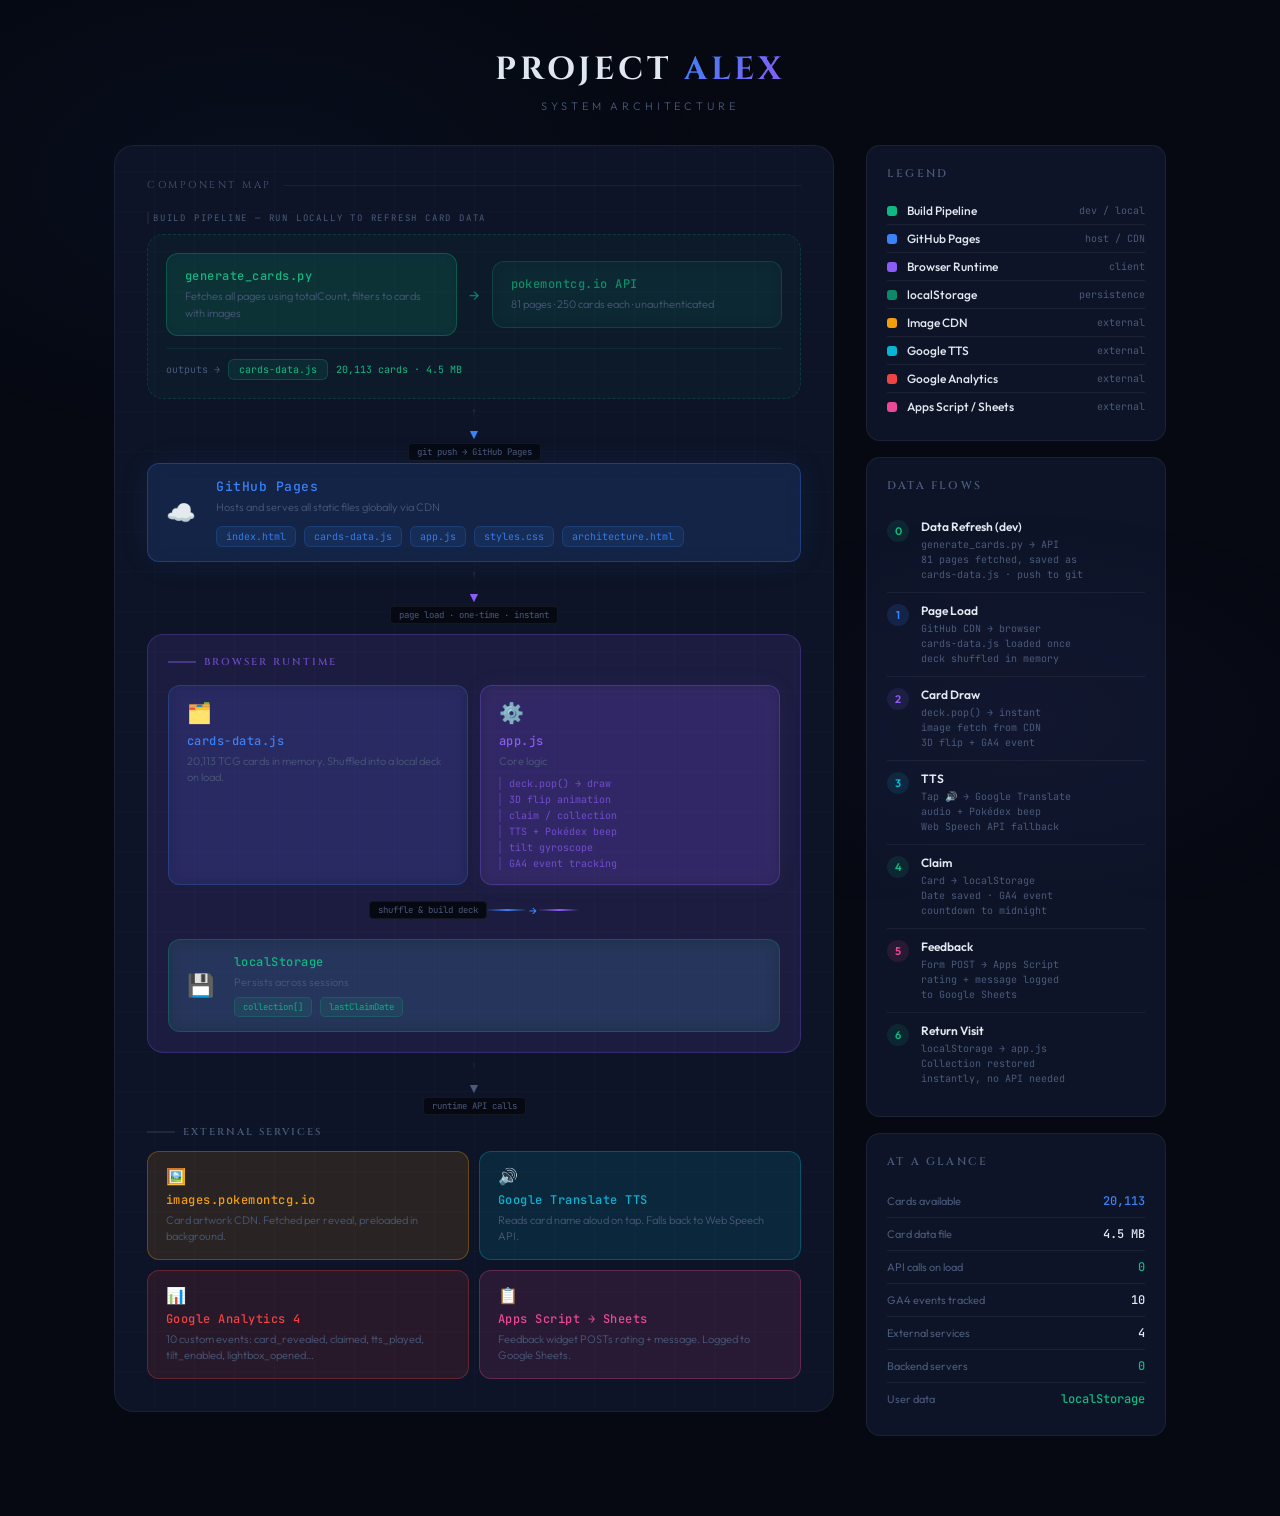
<file: architecture.html>
<!DOCTYPE html>
<html lang="en">
<head>
<meta charset="UTF-8">
<meta name="viewport" content="width=device-width, initial-scale=1.0">
<title>Project Alex — Architecture</title>
<link rel="preconnect" href="https://fonts.googleapis.com">
<link rel="preconnect" href="https://fonts.gstatic.com" crossorigin>
<link href="https://fonts.googleapis.com/css2?family=Cinzel:wght@400;600;700&family=Outfit:wght@300;400;500;600&family=JetBrains+Mono:wght@400;500&display=swap" rel="stylesheet">
<style>
:root {
  --bg:        #060912;
  --bg2:       #0d1427;
  --bg3:       #111e36;
  --blue:      #3b82f6;
  --blue-dim:  rgba(59,130,246,0.15);
  --purple:    #8b5cf6;
  --purple-dim:rgba(139,92,246,0.12);
  --orange:    #f59e0b;
  --orange-dim:rgba(245,158,11,0.12);
  --green:     #10b981;
  --green-dim: rgba(16,185,129,0.12);
  --red:       #ef4444;
  --red-dim:   rgba(239,68,68,0.12);
  --teal:      #06b6d4;
  --teal-dim:  rgba(6,182,212,0.12);
  --pink:      #ec4899;
  --pink-dim:  rgba(236,72,153,0.12);
  --text:      #e2e8f0;
  --muted:     #4a5a7a;
  --border:    rgba(255,255,255,0.06);
}

*,*::before,*::after { box-sizing:border-box; margin:0; padding:0; }

body {
  font-family: 'Outfit', sans-serif;
  background: var(--bg);
  color: var(--text);
  min-height: 100vh;
  overflow-x: hidden;
}

body::before {
  content:'';
  position:fixed; inset:0;
  background:
    radial-gradient(ellipse 60% 50% at 20% 20%, rgba(59,130,246,0.05) 0%, transparent 60%),
    radial-gradient(ellipse 50% 40% at 80% 80%, rgba(139,92,246,0.04) 0%, transparent 60%);
  pointer-events:none;
}

header {
  text-align:center;
  padding: 48px 24px 32px;
}

.logo {
  font-family:'Cinzel', serif;
  font-size: clamp(20px, 4vw, 32px);
  font-weight:700;
  letter-spacing:0.12em;
  text-transform:uppercase;
  margin-bottom:8px;
}

.logo span {
  background: linear-gradient(130deg, var(--blue), var(--purple));
  -webkit-background-clip:text;
  -webkit-text-fill-color:transparent;
  background-clip:text;
}

.subtitle {
  font-size:11px;
  font-weight:300;
  letter-spacing:0.35em;
  text-transform:uppercase;
  color:var(--muted);
}

.page {
  max-width:1100px;
  margin:0 auto;
  padding: 0 24px 80px;
  display:grid;
  grid-template-columns: 1fr 300px;
  gap: 32px;
  align-items:start;
}

/* ── DIAGRAM ── */
.diagram {
  position:relative;
  background: var(--bg2);
  border: 1px solid var(--border);
  border-radius: 20px;
  padding: 32px;
  overflow:hidden;
}

.diagram::before {
  content:'';
  position:absolute; inset:0;
  background:
    repeating-linear-gradient(90deg, transparent, transparent 39px, rgba(255,255,255,0.015) 39px, rgba(255,255,255,0.015) 40px),
    repeating-linear-gradient(0deg, transparent, transparent 39px, rgba(255,255,255,0.015) 39px, rgba(255,255,255,0.015) 40px);
  border-radius:20px;
  pointer-events:none;
}

.diagram-title {
  font-family:'Cinzel', serif;
  font-size:10px;
  letter-spacing:0.25em;
  text-transform:uppercase;
  color:var(--muted);
  margin-bottom:20px;
  display:flex;
  align-items:center;
  gap:12px;
}
.diagram-title::after { content:''; flex:1; height:1px; background:var(--border); }

/* ── PHASE LABELS ── */
.phase-label {
  font-size:9px;
  font-family:'JetBrains Mono', monospace;
  letter-spacing:0.2em;
  text-transform:uppercase;
  color:var(--muted);
  margin-bottom:10px;
  padding-left:4px;
  border-left:2px solid var(--border);
}

/* ── NODES ── */
.node {
  position:relative;
  border-radius:12px;
  padding:14px 18px;
  border:1px solid;
  backdrop-filter:blur(8px);
}

.node-label {
  font-family:'JetBrains Mono', monospace;
  font-size:12px;
  font-weight:500;
  letter-spacing:0.04em;
  margin-bottom:4px;
}

.node-desc {
  font-size:11px;
  color:var(--muted);
  line-height:1.5;
  font-weight:300;
}

.node-icon {
  font-size:20px;
  margin-bottom:8px;
  display:block;
}

/* Build pipeline */
.build-pipeline {
  background: rgba(16,185,129,0.04);
  border: 1px dashed rgba(16,185,129,0.2);
  border-radius:16px;
  padding:18px;
  margin-bottom:8px;
}

.build-inner {
  display:flex;
  align-items:center;
  gap:12px;
  flex-wrap:wrap;
}

.node-script {
  background: var(--green-dim);
  border-color: rgba(16,185,129,0.3);
  flex:1; min-width:140px;
}
.node-script .node-label { color:var(--green); }

.node-tcgapi {
  background: rgba(16,185,129,0.06);
  border-color: rgba(16,185,129,0.2);
  flex:1; min-width:140px;
}
.node-tcgapi .node-label { color: rgba(16,185,129,0.7); }

.build-arrow {
  font-size:16px;
  color:var(--green);
  opacity:0.6;
  flex-shrink:0;
}

.build-output {
  display:flex;
  align-items:center;
  gap:8px;
  margin-top:12px;
  padding-top:10px;
  border-top:1px solid rgba(16,185,129,0.1);
  font-size:10px;
  color:var(--muted);
  font-family:'JetBrains Mono', monospace;
}

.output-chip {
  padding:3px 10px;
  border-radius:6px;
  background: rgba(16,185,129,0.1);
  border:1px solid rgba(16,185,129,0.25);
  color:var(--green);
  font-size:10px;
}

/* GitHub Pages */
.node-github {
  background: var(--blue-dim);
  border-color: rgba(59,130,246,0.3);
  box-shadow: 0 0 32px rgba(59,130,246,0.08);
  margin-bottom: 8px;
  display:flex;
  align-items:center;
  gap:20px;
}
.node-github .node-icon { margin-bottom:0; font-size:24px; }
.node-github-content { flex:1; }
.node-github .node-label { color: var(--blue); font-size:13px; }

.github-files {
  display:flex;
  gap:8px;
  margin-top:10px;
  flex-wrap:wrap;
}

.file-chip {
  font-family:'JetBrains Mono', monospace;
  font-size:10px;
  padding:3px 9px;
  border-radius:6px;
  background: rgba(59,130,246,0.1);
  border:1px solid rgba(59,130,246,0.2);
  color: rgba(59,130,246,0.9);
}

/* Browser box */
.browser-box {
  background: var(--purple-dim);
  border: 1px solid rgba(139,92,246,0.25);
  border-radius:16px;
  padding:20px;
  margin: 8px 0;
}

.browser-label {
  font-family:'Cinzel', serif;
  font-size:10px;
  font-weight:600;
  letter-spacing:0.2em;
  text-transform:uppercase;
  color: rgba(139,92,246,0.7);
  margin-bottom:16px;
  display:flex;
  align-items:center;
  gap:8px;
}
.browser-label::before {
  content:'';
  display:inline-block;
  width:28px; height:2px;
  background: rgba(139,92,246,0.4);
}

.browser-inner {
  display:grid;
  grid-template-columns:1fr 1fr;
  gap:12px;
}

/* cards-data.js node */
.node-cards {
  background: rgba(59,130,246,0.08);
  border-color: rgba(59,130,246,0.25);
}
.node-cards .node-label { color: var(--blue); }

/* app.js node */
.node-app {
  background: rgba(139,92,246,0.1);
  border-color: rgba(139,92,246,0.3);
  box-shadow: 0 0 24px rgba(139,92,246,0.06);
}
.node-app .node-label { color: var(--purple); }

.app-features {
  margin-top:8px;
  display:flex;
  flex-direction:column;
  gap:3px;
}

.feature-line {
  font-size:10px;
  color: rgba(139,92,246,0.7);
  font-family:'JetBrains Mono', monospace;
  padding-left:8px;
  border-left:2px solid rgba(139,92,246,0.2);
}

/* localStorage node */
.node-storage {
  background: var(--green-dim);
  border-color: rgba(16,185,129,0.25);
  grid-column: 1 / -1;
  display:flex;
  gap:20px;
  align-items:center;
}
.node-storage .node-label { color: var(--green); }
.node-storage .node-icon { margin-bottom:0; font-size:22px; }

.storage-keys {
  display:flex;
  gap:8px;
  flex-wrap:wrap;
}

.storage-key {
  font-family:'JetBrains Mono', monospace;
  font-size:9px;
  padding:3px 8px;
  border-radius:5px;
  background: rgba(16,185,129,0.1);
  border:1px solid rgba(16,185,129,0.2);
  color: rgba(16,185,129,0.9);
}

/* External services grid */
.ext-services {
  margin-top:8px;
  display:grid;
  grid-template-columns:1fr 1fr;
  gap:10px;
}

.node-cdn {
  background: var(--orange-dim);
  border-color: rgba(245,158,11,0.3);
}
.node-cdn .node-label { color: var(--orange); }
.node-cdn .node-icon { font-size:16px; margin-bottom:6px; }

.node-tts {
  background: var(--teal-dim);
  border-color: rgba(6,182,212,0.3);
}
.node-tts .node-label { color: var(--teal); }
.node-tts .node-icon { font-size:16px; margin-bottom:6px; }

.node-ga {
  background: var(--red-dim);
  border-color: rgba(239,68,68,0.3);
}
.node-ga .node-label { color: var(--red); }
.node-ga .node-icon { font-size:16px; margin-bottom:6px; }

.node-sheets {
  background: var(--pink-dim);
  border-color: rgba(236,72,153,0.3);
}
.node-sheets .node-label { color: var(--pink); }
.node-sheets .node-icon { font-size:16px; margin-bottom:6px; }

.ext-label {
  font-family:'Cinzel', serif;
  font-size:10px;
  font-weight:600;
  letter-spacing:0.2em;
  text-transform:uppercase;
  color:var(--muted);
  margin-bottom:12px;
  display:flex;
  align-items:center;
  gap:8px;
  margin-top:8px;
}
.ext-label::before {
  content:'';
  display:inline-block;
  width:28px; height:2px;
  background: rgba(255,255,255,0.08);
}

/* ── CONNECTORS ── */
.connector {
  display:flex;
  flex-direction:column;
  align-items:center;
  padding:2px 0;
  gap:2px;
}

.connector-line {
  width:2px;
  height:20px;
  border-radius:2px;
  position:relative;
  overflow:hidden;
}

.connector-line::after {
  content:'';
  position:absolute;
  top:-8px; left:50%;
  transform:translateX(-50%);
  width:6px; height:8px;
  border-radius:3px;
  background:currentColor;
  box-shadow: 0 0 8px currentColor;
  animation: drip 1.6s ease-in-out infinite;
}

@keyframes drip {
  0%   { top:-8px; opacity:0; }
  20%  { opacity:1; }
  80%  { opacity:1; }
  100% { top:20px; opacity:0; }
}

.connector-arrow { font-size:14px; line-height:1; margin-top:-4px; }

.connector-tag {
  font-size:9px;
  font-family:'JetBrains Mono', monospace;
  padding:2px 8px;
  border-radius:4px;
  border:1px solid var(--border);
  background:var(--bg);
  color:var(--muted);
  white-space:nowrap;
}

/* ── INTERNAL FLOW ── */
.internal-flow {
  display:flex;
  align-items:center;
  justify-content:center;
  gap:0;
  grid-column:1/-1;
  padding:4px 0 8px;
}

.int-pipe {
  height:2px; width:40px;
  position:relative; overflow:hidden; border-radius:2px;
}
.int-pipe::before {
  content:''; position:absolute; top:0; left:0;
  width:100%; height:100%;
  background: linear-gradient(90deg, transparent, currentColor, transparent);
}
.int-pipe::after {
  content:''; position:absolute;
  top:50%; left:-10px;
  width:10px; height:3px; margin-top:-1.5px;
  border-radius:2px; background:currentColor;
  box-shadow:0 0 6px currentColor;
  animation:flow-particle 1.4s linear infinite;
}

.int-label {
  font-size:9px; font-family:'JetBrains Mono', monospace;
  color:var(--muted); padding:2px 8px;
  background:var(--bg); border-radius:4px;
  border:1px solid var(--border); white-space:nowrap;
}

@keyframes flow-particle {
  0%  { left:-10px; opacity:0; }
  10% { opacity:1; }
  90% { opacity:1; }
  100%{ left:100%; opacity:0; }
}

/* ── SIDE PANEL ── */
.panel { display:flex; flex-direction:column; gap:16px; }

.panel-section {
  background:var(--bg2);
  border:1px solid var(--border);
  border-radius:14px;
  padding:20px;
}

.panel-title {
  font-family:'Cinzel', serif;
  font-size:11px; font-weight:600;
  letter-spacing:0.2em; text-transform:uppercase;
  color:var(--muted); margin-bottom:16px;
}

.legend-item {
  display:flex; align-items:center; gap:10px;
  padding:6px 0; border-bottom:1px solid var(--border);
}
.legend-item:last-child { border-bottom:none; }
.legend-dot { width:10px; height:10px; border-radius:3px; flex-shrink:0; }
.legend-name { font-size:12px; font-weight:500; }
.legend-role { font-size:10px; color:var(--muted); margin-left:auto; font-family:'JetBrains Mono', monospace; text-align:right; }

.step {
  display:flex; gap:12px; padding:10px 0;
  border-bottom:1px solid var(--border);
  animation: step-in 0.4s ease forwards; opacity:0;
}
.step:last-child { border-bottom:none; }
.step:nth-child(1) { animation-delay:0.2s; }
.step:nth-child(2) { animation-delay:0.35s; }
.step:nth-child(3) { animation-delay:0.5s; }
.step:nth-child(4) { animation-delay:0.65s; }
.step:nth-child(5) { animation-delay:0.8s; }
.step:nth-child(6) { animation-delay:0.95s; }
.step:nth-child(7) { animation-delay:1.1s; }

@keyframes step-in {
  from { opacity:0; transform:translateX(8px); }
  to   { opacity:1; transform:translateX(0); }
}

.step-num {
  width:22px; height:22px; border-radius:50%;
  display:flex; align-items:center; justify-content:center;
  font-size:11px; font-weight:600; flex-shrink:0; margin-top:1px;
}

.step-title { font-size:12px; font-weight:600; margin-bottom:3px; }
.step-detail { font-size:10px; color:var(--muted); line-height:1.5; font-family:'JetBrains Mono', monospace; }

.stat-row {
  display:flex; justify-content:space-between; align-items:baseline;
  padding:8px 0; border-bottom:1px solid var(--border);
}
.stat-row:last-child { border-bottom:none; }
.stat-label { font-size:11px; color:var(--muted); }
.stat-value { font-family:'JetBrains Mono', monospace; font-size:12px; font-weight:500; }

/* ── PAGE LOAD ANIMATION ── */
.diagram > * {
  animation:fade-up 0.5s ease forwards; opacity:0;
}
.diagram > *:nth-child(1) { animation-delay:0.1s; }
.diagram > *:nth-child(2) { animation-delay:0.2s; }
.diagram > *:nth-child(3) { animation-delay:0.3s; }
.diagram > *:nth-child(4) { animation-delay:0.4s; }
.diagram > *:nth-child(5) { animation-delay:0.5s; }
.diagram > *:nth-child(6) { animation-delay:0.6s; }
.diagram > *:nth-child(7) { animation-delay:0.7s; }
.diagram > *:nth-child(8) { animation-delay:0.8s; }

@keyframes fade-up {
  from { opacity:0; transform:translateY(6px); }
  to   { opacity:1; transform:translateY(0); }
}

@media (max-width: 800px) {
  .page { grid-template-columns:1fr; }
  .browser-inner, .ext-services { grid-template-columns:1fr; }
  .build-inner { flex-direction:column; }
  .node-storage { flex-direction:column; align-items:flex-start; }
}
</style>
</head>
<body>

<header>
  <div class="logo">Project <span>Alex</span></div>
  <div class="subtitle">System Architecture</div>
</header>

<div class="page">

  <!-- ── DIAGRAM ── -->
  <div class="diagram">
    <div class="diagram-title">Component Map</div>

    <!-- BUILD PIPELINE -->
    <div class="phase-label">Build Pipeline — run locally to refresh card data</div>
    <div class="build-pipeline">
      <div class="build-inner">
        <div class="node node-script">
          <div class="node-label">generate_cards.py</div>
          <div class="node-desc">Fetches all pages using totalCount, filters to cards with images</div>
        </div>
        <div class="build-arrow">→</div>
        <div class="node node-tcgapi">
          <div class="node-label">pokemontcg.io API</div>
          <div class="node-desc">81 pages · 250 cards each · unauthenticated</div>
        </div>
      </div>
      <div class="build-output">
        <span>outputs →</span>
        <span class="output-chip">cards-data.js</span>
        <span style="color:var(--green);font-size:10px">20,113 cards · 4.5 MB</span>
      </div>
    </div>

    <!-- Connector: Build → GitHub -->
    <div class="connector" style="color:var(--blue)">
      <div class="connector-line"></div>
      <div class="connector-arrow">▼</div>
      <div class="connector-tag">git push → GitHub Pages</div>
    </div>

    <!-- GitHub Pages -->
    <div class="node node-github">
      <span class="node-icon">☁️</span>
      <div class="node-github-content">
        <div class="node-label">GitHub Pages</div>
        <div class="node-desc">Hosts and serves all static files globally via CDN</div>
        <div class="github-files">
          <span class="file-chip">index.html</span>
          <span class="file-chip">cards-data.js</span>
          <span class="file-chip">app.js</span>
          <span class="file-chip">styles.css</span>
          <span class="file-chip">architecture.html</span>
        </div>
      </div>
    </div>

    <!-- Connector: GitHub → Browser -->
    <div class="connector" style="color:var(--purple)">
      <div class="connector-line"></div>
      <div class="connector-arrow">▼</div>
      <div class="connector-tag">page load · one-time · instant</div>
    </div>

    <!-- Browser Box -->
    <div class="browser-box">
      <div class="browser-label">Browser Runtime</div>
      <div class="browser-inner">

        <div class="node node-cards">
          <span class="node-icon">🗂️</span>
          <div class="node-label">cards-data.js</div>
          <div class="node-desc">20,113 TCG cards in memory. Shuffled into a local deck on load.</div>
        </div>

        <div class="node node-app">
          <span class="node-icon">⚙️</span>
          <div class="node-label">app.js</div>
          <div class="node-desc">Core logic</div>
          <div class="app-features">
            <span class="feature-line">deck.pop() → draw</span>
            <span class="feature-line">3D flip animation</span>
            <span class="feature-line">claim / collection</span>
            <span class="feature-line">TTS + Pokédex beep</span>
            <span class="feature-line">tilt gyroscope</span>
            <span class="feature-line">GA4 event tracking</span>
          </div>
        </div>

        <div class="internal-flow">
          <div class="int-label">shuffle &amp; build deck</div>
          <div class="int-pipe" style="color:var(--blue)"></div>
          <div style="font-size:12px;color:var(--blue);margin:0 2px">→</div>
          <div class="int-pipe" style="color:var(--purple)"></div>
        </div>

        <div class="node node-storage">
          <span class="node-icon">💾</span>
          <div>
            <div class="node-label">localStorage</div>
            <div class="node-desc">Persists across sessions</div>
            <div class="storage-keys" style="margin-top:6px">
              <span class="storage-key">collection[]</span>
              <span class="storage-key">lastClaimDate</span>
            </div>
          </div>
        </div>

      </div>
    </div>

    <!-- Connector: Browser → External Services -->
    <div class="connector" style="color:var(--muted)">
      <div class="connector-line"></div>
      <div class="connector-arrow" style="color:var(--muted)">▼</div>
      <div class="connector-tag">runtime API calls</div>
    </div>

    <!-- External Services -->
    <div class="ext-label">External Services</div>
    <div class="ext-services">

      <div class="node node-cdn">
        <span class="node-icon">🖼️</span>
        <div class="node-label">images.pokemontcg.io</div>
        <div class="node-desc">Card artwork CDN. Fetched per reveal, preloaded in background.</div>
      </div>

      <div class="node node-tts">
        <span class="node-icon">🔊</span>
        <div class="node-label">Google Translate TTS</div>
        <div class="node-desc">Reads card name aloud on tap. Falls back to Web Speech API.</div>
      </div>

      <div class="node node-ga">
        <span class="node-icon">📊</span>
        <div class="node-label">Google Analytics 4</div>
        <div class="node-desc">10 custom events: card_revealed, claimed, tts_played, tilt_enabled, lightbox_opened…</div>
      </div>

      <div class="node node-sheets">
        <span class="node-icon">📋</span>
        <div class="node-label">Apps Script → Sheets</div>
        <div class="node-desc">Feedback widget POSTs rating + message. Logged to Google Sheets.</div>
      </div>

    </div>

  </div>

  <!-- ── SIDE PANEL ── -->
  <div class="panel">

    <div class="panel-section">
      <div class="panel-title">Legend</div>
      <div class="legend-item">
        <div class="legend-dot" style="background:var(--green)"></div>
        <div class="legend-name">Build Pipeline</div>
        <div class="legend-role">dev / local</div>
      </div>
      <div class="legend-item">
        <div class="legend-dot" style="background:var(--blue)"></div>
        <div class="legend-name">GitHub Pages</div>
        <div class="legend-role">host / CDN</div>
      </div>
      <div class="legend-item">
        <div class="legend-dot" style="background:var(--purple)"></div>
        <div class="legend-name">Browser Runtime</div>
        <div class="legend-role">client</div>
      </div>
      <div class="legend-item">
        <div class="legend-dot" style="background:var(--green); opacity:0.7"></div>
        <div class="legend-name">localStorage</div>
        <div class="legend-role">persistence</div>
      </div>
      <div class="legend-item">
        <div class="legend-dot" style="background:var(--orange)"></div>
        <div class="legend-name">Image CDN</div>
        <div class="legend-role">external</div>
      </div>
      <div class="legend-item">
        <div class="legend-dot" style="background:var(--teal)"></div>
        <div class="legend-name">Google TTS</div>
        <div class="legend-role">external</div>
      </div>
      <div class="legend-item">
        <div class="legend-dot" style="background:var(--red)"></div>
        <div class="legend-name">Google Analytics</div>
        <div class="legend-role">external</div>
      </div>
      <div class="legend-item">
        <div class="legend-dot" style="background:var(--pink)"></div>
        <div class="legend-name">Apps Script / Sheets</div>
        <div class="legend-role">external</div>
      </div>
    </div>

    <div class="panel-section">
      <div class="panel-title">Data Flows</div>

      <div class="step">
        <div class="step-num" style="background:var(--green-dim);color:var(--green)">0</div>
        <div class="step-body">
          <div class="step-title">Data Refresh (dev)</div>
          <div class="step-detail">generate_cards.py → API<br>81 pages fetched, saved as<br>cards-data.js · push to git</div>
        </div>
      </div>

      <div class="step">
        <div class="step-num" style="background:var(--blue-dim);color:var(--blue)">1</div>
        <div class="step-body">
          <div class="step-title">Page Load</div>
          <div class="step-detail">GitHub CDN → browser<br>cards-data.js loaded once<br>deck shuffled in memory</div>
        </div>
      </div>

      <div class="step">
        <div class="step-num" style="background:var(--purple-dim);color:var(--purple)">2</div>
        <div class="step-body">
          <div class="step-title">Card Draw</div>
          <div class="step-detail">deck.pop() → instant<br>image fetch from CDN<br>3D flip + GA4 event</div>
        </div>
      </div>

      <div class="step">
        <div class="step-num" style="background:var(--teal-dim);color:var(--teal)">3</div>
        <div class="step-body">
          <div class="step-title">TTS</div>
          <div class="step-detail">Tap 🔊 → Google Translate<br>audio + Pokédex beep<br>Web Speech API fallback</div>
        </div>
      </div>

      <div class="step">
        <div class="step-num" style="background:var(--green-dim);color:var(--green)">4</div>
        <div class="step-body">
          <div class="step-title">Claim</div>
          <div class="step-detail">Card → localStorage<br>Date saved · GA4 event<br>countdown to midnight</div>
        </div>
      </div>

      <div class="step">
        <div class="step-num" style="background:var(--pink-dim);color:var(--pink)">5</div>
        <div class="step-body">
          <div class="step-title">Feedback</div>
          <div class="step-detail">Form POST → Apps Script<br>rating + message logged<br>to Google Sheets</div>
        </div>
      </div>

      <div class="step">
        <div class="step-num" style="background:var(--green-dim);color:var(--green)">6</div>
        <div class="step-body">
          <div class="step-title">Return Visit</div>
          <div class="step-detail">localStorage → app.js<br>Collection restored<br>instantly, no API needed</div>
        </div>
      </div>

    </div>

    <div class="panel-section">
      <div class="panel-title">At a Glance</div>
      <div class="stat-row">
        <span class="stat-label">Cards available</span>
        <span class="stat-value" style="color:var(--blue)">20,113</span>
      </div>
      <div class="stat-row">
        <span class="stat-label">Card data file</span>
        <span class="stat-value">4.5 MB</span>
      </div>
      <div class="stat-row">
        <span class="stat-label">API calls on load</span>
        <span class="stat-value" style="color:var(--green)">0</span>
      </div>
      <div class="stat-row">
        <span class="stat-label">GA4 events tracked</span>
        <span class="stat-value">10</span>
      </div>
      <div class="stat-row">
        <span class="stat-label">External services</span>
        <span class="stat-value">4</span>
      </div>
      <div class="stat-row">
        <span class="stat-label">Backend servers</span>
        <span class="stat-value" style="color:var(--green)">0</span>
      </div>
      <div class="stat-row">
        <span class="stat-label">User data</span>
        <span class="stat-value" style="color:var(--green)">localStorage</span>
      </div>
    </div>

  </div>
</div>

</body>
</html>
</file>
